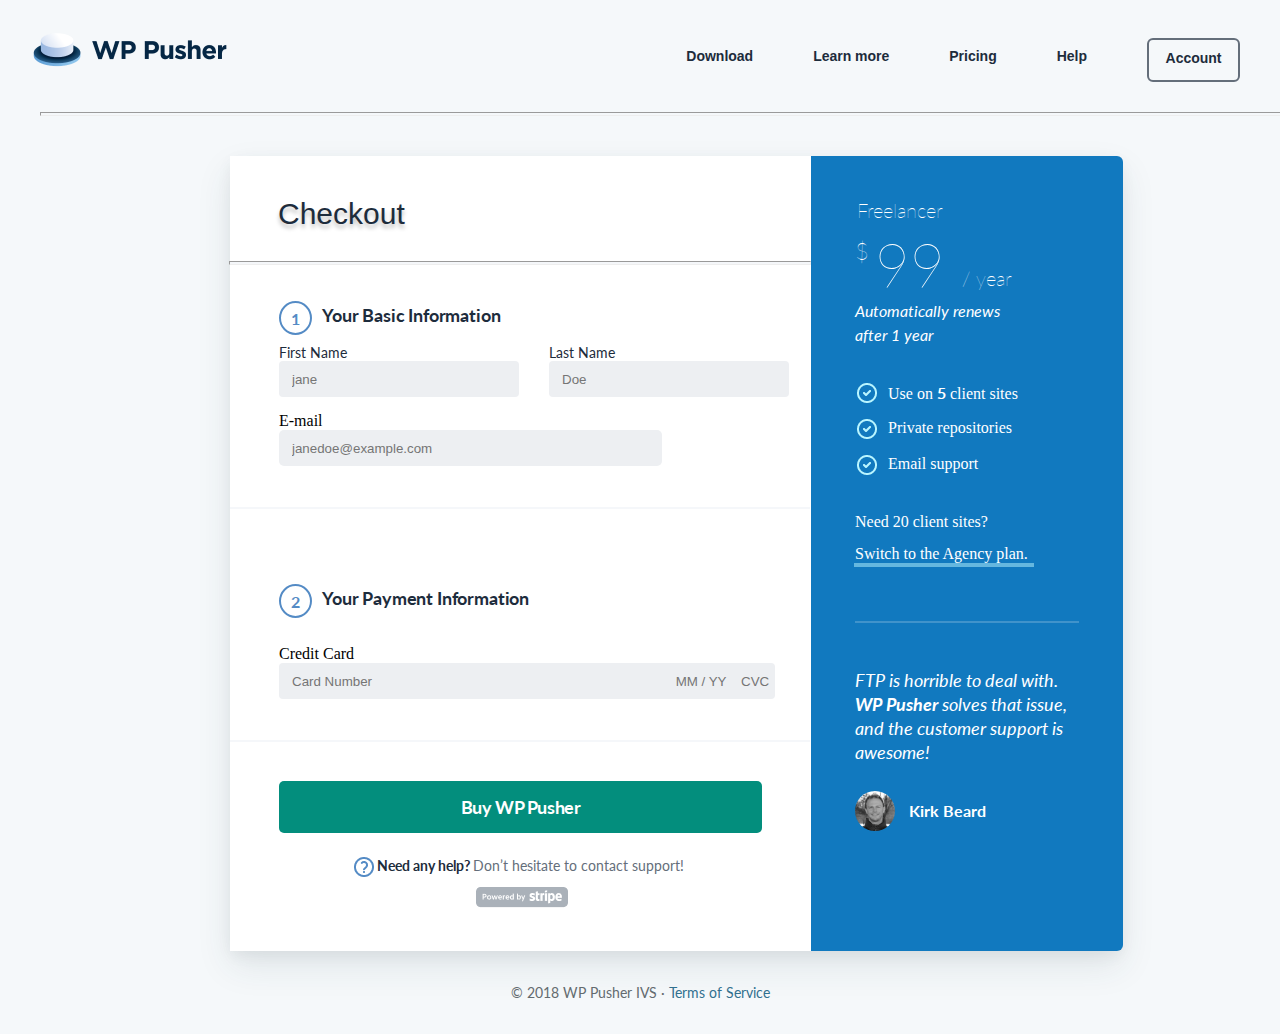
<file: index.html>
<!DOCTYPE html>
<html lang="en">
  <head>
    <meta charset="UTF-8" />
    <meta name="viewport" content="width=device-width, initial-scale=1.0" />
    <title>figma2</title>
    <link rel="stylesheet" href="style.css" />
    <link rel="preconnect" href="https://fonts.googleapis.com" />
    <link rel="preconnect" href="https://fonts.gstatic.com" crossorigin />
    <link
      href="https://fonts.googleapis.com/css2?family=Lato:wght@400;900&display=swap"
      rel="stylesheet"
    />
  </head>
  <body>
    <div class="MAIN-CONTAINER">
      <div class="nav-image">
        <img
          src="wppusher-logo copy.png"
          alt="No image"
        />
      </div>
      <div class="nav-bar">
        <ul>
          <li><a href=""></a>Download</li>
          <li><a href=""></a>Learn more</li>
          <li><a href=""></a>Pricing</li>
          <li><a href=""></a>Help</li>
          <li class="border-link"><a href=""></a>Account</li>
        </ul>
        <hr />
      </div>
      <section>
        <div class="section-part-1">
          <h1>Checkout</h1>
          <hr class="section-h1-line" />
          <div class="KIP">
            <div class="SIP">
             <p>1</p>
            </div>
         
            <header>Your Basic Information</header>
          </div>
          <nav>
            <div class="FIRST-LINE">
              <p>First Name</p>
              <input type="text" placeholder="jane" />
            </div>
            <div class="FIRST-TWO">
              <p>Last Name</p>
              <input type="text" placeholder="Doe" />
            </div>
          </nav>
          <div class="E-MAIL">
            <p>E-mail</p>
            <input type="email" placeholder="janedoe@example.com" />
          </div>
          <img class="RECTANGLE-9" src="Rectangle 9 Copy 10.png" alt="NO-IMG" />
          <div class="KOP">
            <div class="SIP">
              <p>2</p>
            </div>
            <header>Your Payment Information</header>
          </div>
          <div class="CARD">
            <p>Credit Card</p>
            <input
              type="text"
              placeholder="Card Number                                                                              
    MM / YY    CVC"
            />
          </div>
          <img class="RECTANGLE-9" src="Rectangle 9 Copy 10.png" alt="NO-IMG" />
          <input class="KIK" type="submit" value="Buy WP Pusher">
          <div class="FOURTH-PART">
            <img src="Mask.png" alt="NO-IMG">
            <p>Need any help? <span class="SPAN-6"> Don’t hesitate to contact  support!</span></p>
          </div>
          <img class="KAT" src="powered_by_stripe.png" alt="NO-IMG">
        </div>
        <div class="section-part-2">
          <h1>Freelancer</h1>
          <p>
            <sup class="SPAN-1">$</sup><span class="SPAN-2">99 </span
            ><span class="SPAN-3">/ year</span>
          </p>
          <p class="FIRST-P">
            Automatically renews <br />
            after 1 year
          </p>
          <div id="FIRST-PART">
            <img src="Combined Shape.png" alt="NO-IMG" />
            <p>Use on <span class="SPAN-4">5</span> client sites</p>
          </div>
          <div id="SECOND-PART">
            <img src="Combined Shape.png" alt="NO-IMG" />
            <p>Private repositories</p>
          </div>
          <div id="THIRD-PART">
            <img src="Combined Shape.png" alt="NO-IMG" />
            <p>Email support</p>
          </div>
          <p class="LOL">Need 20 client sites?</p>
          <p class="LIN">Switch to the Agency plan.</p>
          <img class="LOP" src="Rectangle 11.png" alt="NO-IMG" />
          <img class="LIT" src="Rectangle 3.png" alt="NO-IMG" />
          <p class="LIM">
            FTP is horrible to deal with. <br />
            <span class="SPAN-5">WP Pusher</span> solves that issue,<br />
            and the customer support is awesome!
          </p>
          <div class="Kirk-Beard">
            <img src="Bitmap.png" alt="NO-IMG" />
            <p>Kirk Beard</p>
          </div>
        </div>
      </section>
      <footer>© 2018 WP Pusher IVS  ·  <span class="SPAN-7">Terms of Service</span></footer>
    </div>
  </body>
</html>
</file>
<file: style.css>
* {
  margin: 0;
  padding: 0;
  list-style: none;
}
body {
  background-color: #f5f8fa;
}
.nav-bar ul {
  display: flex;
  float: right;
}
.nav-bar ul li {
  margin: 20px;
  margin-top: -25px;
  margin-right: 40px;
}
.nav-bar ul li {
  color: #1d2c3c;
  font-family: sans-serif;
  font-size: 14px;
  font-style: normal;
  font-weight: 700;
  line-height: normal;
  letter-spacing: -0.01px;
}
.nav-image {
  margin-left: 30px;
  margin-top: 30px;
}
.border-link {
  border-radius: 6px;
  border: 2px solid #646e7a;
  width: 69px;
  text-align: center;
  height: 20px;
  position: relative;
  padding: 10px;
  top: -10px;
  flex-shrink: 0;
}
hr {
  margin-top: 20px;
  width: 1285px;
  height: 2px;
  flex-shrink: 0;
  color: hsla(204, 18%, 90%, 1);
  margin-left: 40px;
}
section {
  display: grid;
  grid-template-columns: repeat(2, 1fr);
  width: 892px;
  height: 795px;
  flex-shrink: 0;
  margin-left: 230px;
  margin-top: 40px;
  border-radius: 6px;
  background: #fff;
  box-shadow: 0px 5px 15px 0px rgba(0, 0, 0, 0.05),
    0px 15px 35px 0px rgba(43, 64, 78, 0.1);
}
.section-part-1 {
  background-color: white;
}
.section-part-2 {
  border-radius: 0px 6px 6px 0px;
  background: #1179bf;
  width: 312px;
}
.section-part-1 h1 {
  color: #1d2c3c;
  text-shadow: 0px 4px 4px rgba(0, 0, 0, 0.25);
  font-family: sans-serif;
  font-size: 30px;
  font-style: normal;
  font-weight: 400;
  line-height: normal;
  margin-top: 41px;
  margin-left: 48px;
}
.section-h1-line {
  width: 580px;
  height: 2px;
  flex-shrink: 0;
  margin-left: -1px;
  background: #f5f7fa;
  margin-top: 30px;
}

.KIP {
  padding-top: 36px;
  padding-left: 49px;
  display: flex;
  margin-bottom: 9px;
}

.SIP{
  border: 2px #548BC5 solid;
  border-radius: 60%;
  height: 10px;
  font-weight: bold;
  font-family: Lato;
  padding: 10px;
}
.SIP p{
  color: #548BC5;
  position: relative;
  top: -4px;
}

.KIP header {
  color: #1d2c3c;
  font-family: Lato;
  font-size: 18px;
  font-style: normal;
  font-weight: 700;
  line-height: normal;
  letter-spacing: -0.16px;
  padding-left: 10px;
  margin-top: 3px;
}

nav {
  display: flex;
}

nav p {
  color: #1d2c3c;
  font-family: Lato;
  font-size: 14px;
  font-style: normal;
  font-weight: 400;
  line-height: normal;
}
.FIRST-LINE input {
  width: 227px;
  height: 36px;
  flex-shrink: 0;
  border-radius: 4px;
  background: #edeff2;
  margin-left: 49px;
  margin-right: 30px;
  padding-left: 13px;
  margin-bottom: 15px;
}

.FIRST-LINE p{
  padding-left: 49px;
}

.FIRST-TWO INPUT {
  width: 227px;
  height: 36px;
  flex-shrink: 0;
  border-radius: 4px;
  background: #edeff2;
  padding-left: 13px;
}

.E-MAIL input {
margin-left: 49px;
width: 370px;
height: 36px;
flex-shrink: 0;
border-radius: 5px;
background: #EDEFF2;
padding-left: 13px;
margin-bottom: 41px;
}

.E-MAIL p {
  padding-left: 49px;
}

.RECTANGLE-9 {
width: 580px;
height: 2px;
flex-shrink: 0;
background: #F5F7FA;
margin-bottom: 35px;
}

.KOP {
  padding-top: 36px;
  padding-left: 49px;
  display: flex;
  margin-bottom: 27px;
}

.KOP header {
  color: #1d2c3c;
  font-family: Lato;
  font-size: 18px;
  font-style: normal;
  font-weight: 700;
  line-height: normal;
  letter-spacing: -0.16px;
  padding-left: 10px;
  margin-top: 3px;
}

.CARD input {
width: 483px;
height: 36px;
flex-shrink: 0;
border-radius: 4px;
background: #EDEFF2;
margin-left: 49px;
padding-left: 13px;
margin-bottom: 41px;
}

.CARD P {
  padding-left: 49px;
}

.KIK {
width: 483px;
height: 52px;
flex-shrink: 0;
border-radius: 5px;
background: #038E7D;
margin-left: 49px;
color: white;
text-align: center;
font-family: Lato;
font-size: 18px;
font-style: normal;
font-weight: 700;
line-height: normal;
letter-spacing: -0.396px;
margin-bottom: 24px;
}

.FOURTH-PART {
  display: flex;
  padding-left: 124px;
  padding-bottom: 10px;
}

.FOURTH-PART P {
color: #1D2C3C;
font-family: Lato;
font-size: 14px;
font-style: normal;
font-weight: 700;
line-height: normal;
letter-spacing: -0.01px;
padding-left: 3px;
}

.SPAN-6 {
color: #646E7A;
font-family: Lato;
font-size: 14px;
font-style: normal;
font-weight: 400;
line-height: normal;
letter-spacing: -0.01px;
}

.KAT {
  padding-left: 246px;
}
.section-part-2 h1 {
  color: #fff;
  font-family: Lato;
  font-size: 20px;
  font-style: normal;
  font-weight: 100;
  line-height: normal;
  letter-spacing: -0.01px;
  padding-top: 42px;
  padding-left: 46px;
  margin-bottom: 5px;
}

.section-part-2 P {
  padding-left: 44px;
  color: rgba(255, 255, 255, 1);
}

.SPAN-1 {
  font-family: Lato;
  font-size: 24px;
  font-style: normal;
  font-weight: 100;
  line-height: normal;
  letter-spacing: -0.015px;
  margin-right: 6px;
  border-bottom: 20px;
  position: relative;
  top: -20px;

}

.SPAN-2 {
  font-family: Lato;
  font-size: 60px;
  font-style: normal;
  font-weight: 100;
  line-height: normal;
  letter-spacing: -0.015px;
}
.SPAN-3 {
  font-family: Lato;
  font-size: 20px;
  font-style: normal;
  font-weight: 100;
  line-height: normal;
  letter-spacing: -0.015px;
}

.FIRST-P {
  font-family: Lato;
  font-size: 16px;
  font-style: italic;
  font-weight: 400;
  line-height: 24px;
  letter-spacing: -0.008px;
  padding-bottom: 36px;
}

#FIRST-PART {
  color: white;
  padding-left: 46px;
  display: flex;
  padding-bottom: 16px;
}
#FIRST-PART p {
  padding-left: 11px;
}

#SECOND-PART {
  padding-left: 46px;
  display: flex;
  padding-bottom: 16px;
}

#SECOND-PART p {
  padding-left: 11px;
}

#THIRD-PART {
  padding-left: 46px;
  display: flex;
  padding-bottom: 38px;
}
#THIRD-PART P {
  padding-left: 11px;
}

.SPAN-4 {
  color: #fff;
  font-family: Lato;
  font-size: 16px;
  font-style: normal;
  font-weight: 700;
  letter-spacing: -0.008px;
}

.LOL {
  padding-bottom: 14px;
}

.LIN {
  margin-bottom: -10px;
}

.LOP {
  width: 180px;
  height: 4px;
  flex-shrink: 0;
  padding-left: 43px;
}

.LIT {
  margin-top: 50px;
  padding-left: 44px;
  margin-bottom: 41px;
}

.LIM {
  color: #fff;
  font-family: Lato;
  font-size: 18px;
  font-style: italic;
  font-weight: 400;
  line-height: 24px;
  letter-spacing: -0.009px;
  padding-bottom: 27px;
}

.SPAN-5 {
  color: #fff;
  font-family: Lato;
  font-size: 18px;
  font-style: italic;
  font-weight: 700;
  line-height: 24px;
  letter-spacing: -0.009px;
}

.Kirk-Beard {
  padding-left: 44px;
  display: flex;
}
.Kirk-Beard img{
  border-radius: 20px;
}

.Kirk-Beard p {
  color: #fff;
  font-family: Lato;
  font-size: 16px;
  font-style: normal;
  font-weight: 700;
  line-height: normal;
  letter-spacing: -0.008px;
  padding-left: 14px;
  margin-top: 10px;
}

footer {
color: #636B6F;
text-align: center;
font-family: Lato;
font-size: 14px;
font-style: normal;
font-weight: 400;
line-height: normal;
margin-block: 33px;
}

.SPAN-7 {
color: #31708F;
font-family: Lato;
font-size: 14px;
font-style: normal;
font-weight: 400;
line-height: normal;
}

input {
  border: none;
}
</file>
